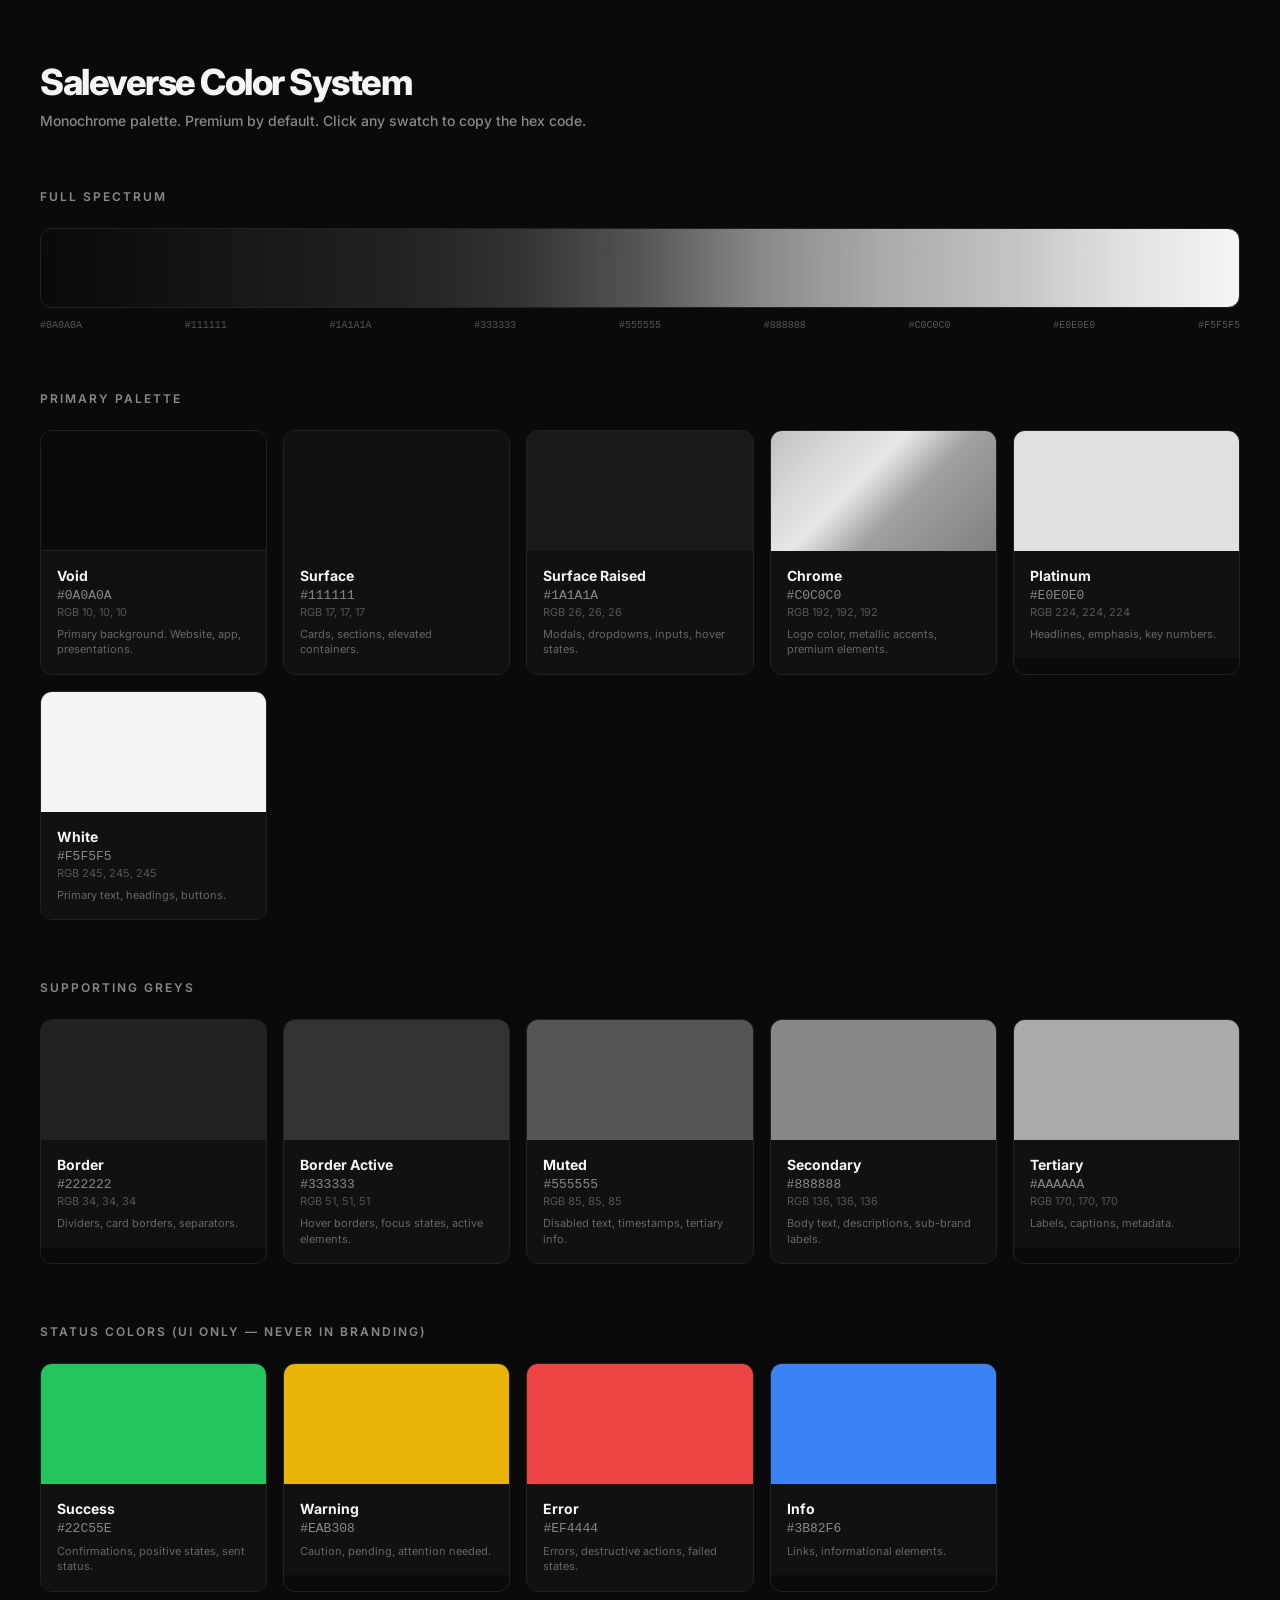
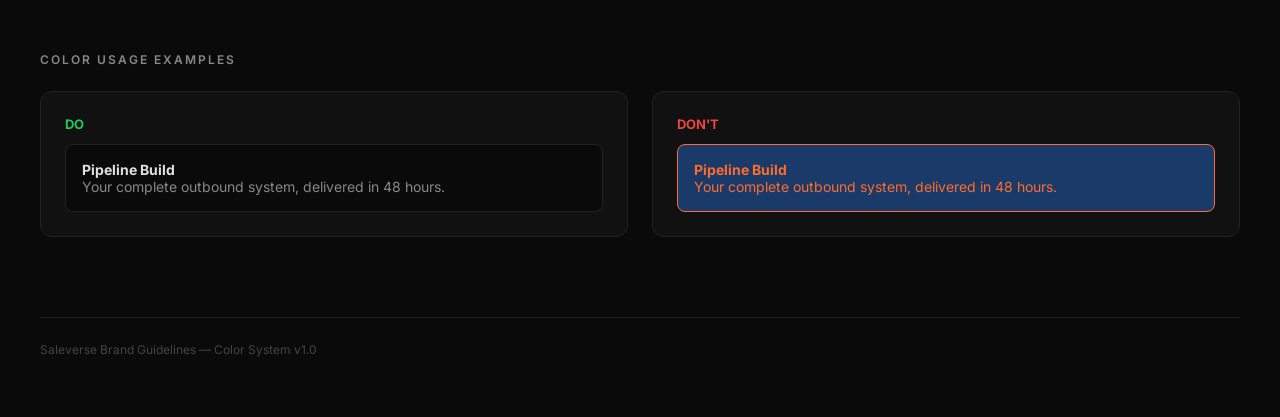
<file: brand/guidelines/Color_Palette.html>
<!DOCTYPE html>
<html lang="en">
<head>
    <meta charset="UTF-8">
    <meta name="viewport" content="width=device-width, initial-scale=1.0">
    <title>Saleverse — Color Palette</title>
    <link href="https://fonts.googleapis.com/css2?family=Inter:wght@400;500;600;700;800&display=swap" rel="stylesheet">
    <style>
        * { margin: 0; padding: 0; box-sizing: border-box; }
        body { font-family: 'Inter', sans-serif; background: #0a0a0a; color: #f5f5f5; padding: 60px 40px; }
        h1 { font-size: 36px; font-weight: 800; letter-spacing: -1.5px; margin-bottom: 8px; }
        .subtitle { color: #888; font-size: 14px; font-weight: 500; margin-bottom: 60px; }
        .section { margin-bottom: 60px; }
        .section-title { font-size: 12px; font-weight: 600; letter-spacing: 2px; text-transform: uppercase; color: #888; margin-bottom: 24px; }
        .palette { display: grid; grid-template-columns: repeat(auto-fill, minmax(200px, 1fr)); gap: 16px; }
        .swatch {
            border-radius: 12px;
            overflow: hidden;
            border: 1px solid #222;
            transition: transform 0.2s;
            cursor: pointer;
        }
        .swatch:hover { transform: translateY(-2px); }
        .swatch-color { height: 120px; position: relative; }
        .swatch-info { padding: 16px; background: #111; }
        .swatch-name { font-size: 14px; font-weight: 700; margin-bottom: 4px; }
        .swatch-hex { font-size: 13px; color: #888; font-family: 'SF Mono', 'Menlo', monospace; }
        .swatch-rgb { font-size: 11px; color: #555; margin-top: 2px; }
        .swatch-use { font-size: 11px; color: #666; margin-top: 8px; line-height: 1.4; }
        .gradient-bar {
            height: 80px;
            border-radius: 12px;
            background: linear-gradient(90deg, #0a0a0a 0%, #111 10%, #1a1a1a 20%, #222 30%, #333 40%, #555 50%, #888 60%, #aaa 70%, #c0c0c0 80%, #e0e0e0 90%, #f5f5f5 100%);
            margin-bottom: 12px;
            border: 1px solid #222;
        }
        .gradient-labels {
            display: flex;
            justify-content: space-between;
            font-size: 10px;
            color: #555;
            font-family: monospace;
        }
        .do-dont { display: grid; grid-template-columns: 1fr 1fr; gap: 24px; margin-top: 24px; }
        .do, .dont { padding: 24px; border-radius: 12px; border: 1px solid #222; }
        .do { background: #111; }
        .dont { background: #111; }
        .do h4 { color: #22c55e; font-size: 13px; margin-bottom: 12px; }
        .dont h4 { color: #ef4444; font-size: 13px; margin-bottom: 12px; }
        .example { padding: 16px; border-radius: 8px; margin-top: 8px; font-size: 14px; }
        .copied {
            position: fixed;
            bottom: 24px;
            right: 24px;
            background: #222;
            color: #f5f5f5;
            padding: 10px 20px;
            border-radius: 8px;
            font-size: 13px;
            font-weight: 600;
            opacity: 0;
            transition: opacity 0.3s;
            pointer-events: none;
        }
        .copied.show { opacity: 1; }
        footer { margin-top: 80px; padding-top: 24px; border-top: 1px solid #222; font-size: 12px; color: #444; }
    </style>
</head>
<body>

<h1>Saleverse Color System</h1>
<p class="subtitle">Monochrome palette. Premium by default. Click any swatch to copy the hex code.</p>

<!-- Full gradient -->
<div class="section">
    <div class="section-title">FULL SPECTRUM</div>
    <div class="gradient-bar"></div>
    <div class="gradient-labels">
        <span>#0A0A0A</span>
        <span>#111111</span>
        <span>#1A1A1A</span>
        <span>#333333</span>
        <span>#555555</span>
        <span>#888888</span>
        <span>#C0C0C0</span>
        <span>#E0E0E0</span>
        <span>#F5F5F5</span>
    </div>
</div>

<!-- Primary -->
<div class="section">
    <div class="section-title">PRIMARY PALETTE</div>
    <div class="palette">
        <div class="swatch" onclick="copy('#0A0A0A')">
            <div class="swatch-color" style="background: #0A0A0A; border-bottom: 1px solid #222;"></div>
            <div class="swatch-info">
                <div class="swatch-name">Void</div>
                <div class="swatch-hex">#0A0A0A</div>
                <div class="swatch-rgb">RGB 10, 10, 10</div>
                <div class="swatch-use">Primary background. Website, app, presentations.</div>
            </div>
        </div>
        <div class="swatch" onclick="copy('#111111')">
            <div class="swatch-color" style="background: #111111;"></div>
            <div class="swatch-info">
                <div class="swatch-name">Surface</div>
                <div class="swatch-hex">#111111</div>
                <div class="swatch-rgb">RGB 17, 17, 17</div>
                <div class="swatch-use">Cards, sections, elevated containers.</div>
            </div>
        </div>
        <div class="swatch" onclick="copy('#1A1A1A')">
            <div class="swatch-color" style="background: #1A1A1A;"></div>
            <div class="swatch-info">
                <div class="swatch-name">Surface Raised</div>
                <div class="swatch-hex">#1A1A1A</div>
                <div class="swatch-rgb">RGB 26, 26, 26</div>
                <div class="swatch-use">Modals, dropdowns, inputs, hover states.</div>
            </div>
        </div>
        <div class="swatch" onclick="copy('#C0C0C0')">
            <div class="swatch-color" style="background: linear-gradient(135deg, #C0C0C0 0%, #E8E8E8 40%, #A0A0A0 60%, #808080 100%);"></div>
            <div class="swatch-info">
                <div class="swatch-name">Chrome</div>
                <div class="swatch-hex">#C0C0C0</div>
                <div class="swatch-rgb">RGB 192, 192, 192</div>
                <div class="swatch-use">Logo color, metallic accents, premium elements.</div>
            </div>
        </div>
        <div class="swatch" onclick="copy('#E0E0E0')">
            <div class="swatch-color" style="background: #E0E0E0;"></div>
            <div class="swatch-info">
                <div class="swatch-name">Platinum</div>
                <div class="swatch-hex">#E0E0E0</div>
                <div class="swatch-rgb">RGB 224, 224, 224</div>
                <div class="swatch-use">Headlines, emphasis, key numbers.</div>
            </div>
        </div>
        <div class="swatch" onclick="copy('#F5F5F5')">
            <div class="swatch-color" style="background: #F5F5F5;"></div>
            <div class="swatch-info">
                <div class="swatch-name">White</div>
                <div class="swatch-hex">#F5F5F5</div>
                <div class="swatch-rgb">RGB 245, 245, 245</div>
                <div class="swatch-use">Primary text, headings, buttons.</div>
            </div>
        </div>
    </div>
</div>

<!-- Supporting Greys -->
<div class="section">
    <div class="section-title">SUPPORTING GREYS</div>
    <div class="palette">
        <div class="swatch" onclick="copy('#222222')">
            <div class="swatch-color" style="background: #222222;"></div>
            <div class="swatch-info">
                <div class="swatch-name">Border</div>
                <div class="swatch-hex">#222222</div>
                <div class="swatch-rgb">RGB 34, 34, 34</div>
                <div class="swatch-use">Dividers, card borders, separators.</div>
            </div>
        </div>
        <div class="swatch" onclick="copy('#333333')">
            <div class="swatch-color" style="background: #333333;"></div>
            <div class="swatch-info">
                <div class="swatch-name">Border Active</div>
                <div class="swatch-hex">#333333</div>
                <div class="swatch-rgb">RGB 51, 51, 51</div>
                <div class="swatch-use">Hover borders, focus states, active elements.</div>
            </div>
        </div>
        <div class="swatch" onclick="copy('#555555')">
            <div class="swatch-color" style="background: #555555;"></div>
            <div class="swatch-info">
                <div class="swatch-name">Muted</div>
                <div class="swatch-hex">#555555</div>
                <div class="swatch-rgb">RGB 85, 85, 85</div>
                <div class="swatch-use">Disabled text, timestamps, tertiary info.</div>
            </div>
        </div>
        <div class="swatch" onclick="copy('#888888')">
            <div class="swatch-color" style="background: #888888;"></div>
            <div class="swatch-info">
                <div class="swatch-name">Secondary</div>
                <div class="swatch-hex">#888888</div>
                <div class="swatch-rgb">RGB 136, 136, 136</div>
                <div class="swatch-use">Body text, descriptions, sub-brand labels.</div>
            </div>
        </div>
        <div class="swatch" onclick="copy('#AAAAAA')">
            <div class="swatch-color" style="background: #AAAAAA;"></div>
            <div class="swatch-info">
                <div class="swatch-name">Tertiary</div>
                <div class="swatch-hex">#AAAAAA</div>
                <div class="swatch-rgb">RGB 170, 170, 170</div>
                <div class="swatch-use">Labels, captions, metadata.</div>
            </div>
        </div>
    </div>
</div>

<!-- Status Colors -->
<div class="section">
    <div class="section-title">STATUS COLORS (UI ONLY — NEVER IN BRANDING)</div>
    <div class="palette">
        <div class="swatch" onclick="copy('#22C55E')">
            <div class="swatch-color" style="background: #22C55E;"></div>
            <div class="swatch-info">
                <div class="swatch-name">Success</div>
                <div class="swatch-hex">#22C55E</div>
                <div class="swatch-use">Confirmations, positive states, sent status.</div>
            </div>
        </div>
        <div class="swatch" onclick="copy('#EAB308')">
            <div class="swatch-color" style="background: #EAB308;"></div>
            <div class="swatch-info">
                <div class="swatch-name">Warning</div>
                <div class="swatch-hex">#EAB308</div>
                <div class="swatch-use">Caution, pending, attention needed.</div>
            </div>
        </div>
        <div class="swatch" onclick="copy('#EF4444')">
            <div class="swatch-color" style="background: #EF4444;"></div>
            <div class="swatch-info">
                <div class="swatch-name">Error</div>
                <div class="swatch-hex">#EF4444</div>
                <div class="swatch-use">Errors, destructive actions, failed states.</div>
            </div>
        </div>
        <div class="swatch" onclick="copy('#3B82F6')">
            <div class="swatch-color" style="background: #3B82F6;"></div>
            <div class="swatch-info">
                <div class="swatch-name">Info</div>
                <div class="swatch-hex">#3B82F6</div>
                <div class="swatch-use">Links, informational elements.</div>
            </div>
        </div>
    </div>
</div>

<!-- Do/Don't -->
<div class="section">
    <div class="section-title">COLOR USAGE EXAMPLES</div>
    <div class="do-dont">
        <div class="do">
            <h4>DO</h4>
            <div class="example" style="background: #0a0a0a; color: #f5f5f5; border: 1px solid #222;">
                <strong style="color: #e0e0e0;">Pipeline Build</strong><br>
                <span style="color: #888;">Your complete outbound system, delivered in 48 hours.</span>
            </div>
        </div>
        <div class="dont">
            <h4>DON'T</h4>
            <div class="example" style="background: #1a3a6a; color: #ff6b2b; border: 1px solid #ff6b2b;">
                <strong>Pipeline Build</strong><br>
                <span>Your complete outbound system, delivered in 48 hours.</span>
            </div>
        </div>
    </div>
</div>

<div id="copied" class="copied">Copied!</div>

<footer>Saleverse Brand Guidelines — Color System v1.0</footer>

<script>
function copy(hex) {
    navigator.clipboard.writeText(hex);
    const el = document.getElementById('copied');
    el.textContent = `Copied ${hex}`;
    el.classList.add('show');
    setTimeout(() => el.classList.remove('show'), 1500);
}
</script>

</body>
</html>
</file>
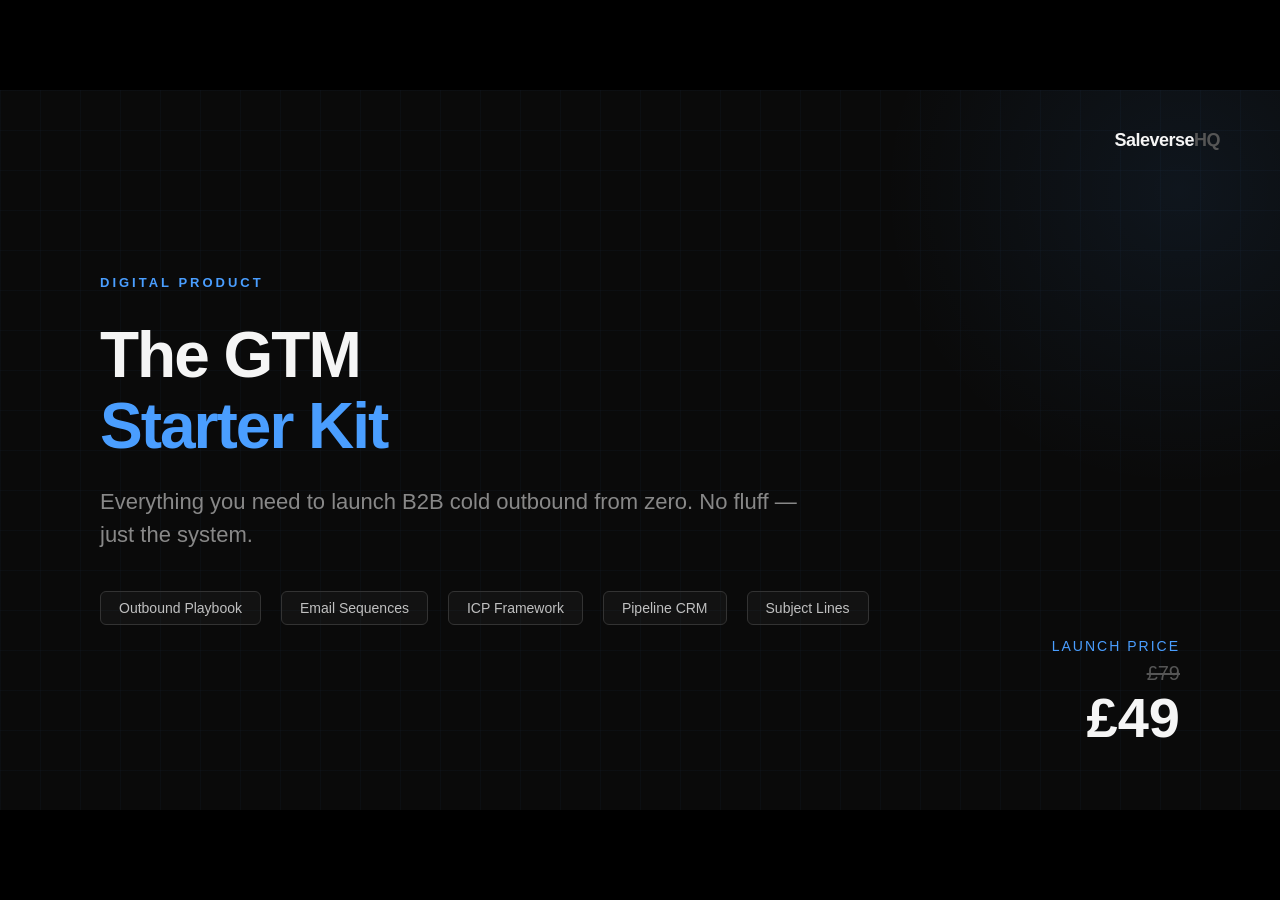
<file: brand/social/gumroad-cover-1280x720.html>
<!DOCTYPE html>
<html>
<head>
<meta charset="UTF-8">
<style>
  * { margin: 0; padding: 0; box-sizing: border-box; }
  body { background: #000; display: flex; align-items: center; justify-content: center; min-height: 100vh; }
  .cover {
    width: 1280px; height: 720px;
    background: #0A0A0A;
    position: relative;
    overflow: hidden;
    font-family: Inter, -apple-system, Helvetica, Arial, sans-serif;
    display: flex;
    flex-direction: column;
    justify-content: center;
    padding: 80px 100px;
  }
  /* Subtle grid */
  .cover::before {
    content: '';
    position: absolute;
    inset: 0;
    background-image:
      linear-gradient(rgba(74,158,255,0.03) 1px, transparent 1px),
      linear-gradient(90deg, rgba(74,158,255,0.03) 1px, transparent 1px);
    background-size: 40px 40px;
  }
  /* Glow accent */
  .cover::after {
    content: '';
    position: absolute;
    top: -200px; right: -200px;
    width: 600px; height: 600px;
    background: radial-gradient(circle, rgba(74,158,255,0.08) 0%, transparent 70%);
    border-radius: 50%;
  }
  .badge {
    display: inline-block;
    font-size: 13px;
    font-weight: 600;
    letter-spacing: 3px;
    color: #4A9EFF;
    text-transform: uppercase;
    margin-bottom: 30px;
    position: relative;
    z-index: 1;
  }
  h1 {
    font-size: 64px;
    font-weight: 800;
    color: #F5F5F5;
    line-height: 1.1;
    letter-spacing: -2px;
    margin-bottom: 24px;
    position: relative;
    z-index: 1;
  }
  h1 span { color: #4A9EFF; }
  .sub {
    font-size: 22px;
    color: #888;
    line-height: 1.5;
    max-width: 700px;
    position: relative;
    z-index: 1;
  }
  .items {
    display: flex;
    gap: 20px;
    margin-top: 40px;
    flex-wrap: wrap;
    position: relative;
    z-index: 1;
  }
  .item {
    font-size: 14px;
    font-weight: 500;
    color: #C0C0C0;
    padding: 8px 18px;
    border: 1px solid #333;
    border-radius: 6px;
    background: rgba(255,255,255,0.03);
  }
  .price-tag {
    position: absolute;
    bottom: 60px;
    right: 100px;
    text-align: right;
    z-index: 1;
  }
  .price-tag .old { font-size: 20px; color: #555; text-decoration: line-through; }
  .price-tag .now { font-size: 56px; font-weight: 800; color: #F5F5F5; }
  .price-tag .label { font-size: 14px; color: #4A9EFF; letter-spacing: 2px; text-transform: uppercase; margin-bottom: 8px; }
  .brand {
    position: absolute;
    top: 40px;
    right: 60px;
    font-size: 18px;
    font-weight: 800;
    color: #F5F5F5;
    letter-spacing: -0.5px;
    z-index: 1;
  }
  .brand span { color: #555; }
</style>
</head>
<body>
<div class="cover">
  <div class="brand">Saleverse<span>HQ</span></div>
  <div class="badge">Digital Product</div>
  <h1>The GTM<br><span>Starter Kit</span></h1>
  <p class="sub">Everything you need to launch B2B cold outbound from zero. No fluff — just the system.</p>
  <div class="items">
    <div class="item">Outbound Playbook</div>
    <div class="item">Email Sequences</div>
    <div class="item">ICP Framework</div>
    <div class="item">Pipeline CRM</div>
    <div class="item">Subject Lines</div>
  </div>
  <div class="price-tag">
    <div class="label">Launch Price</div>
    <div class="old">£79</div>
    <div class="now">£49</div>
  </div>
</div>
</body>
</html>
</file>
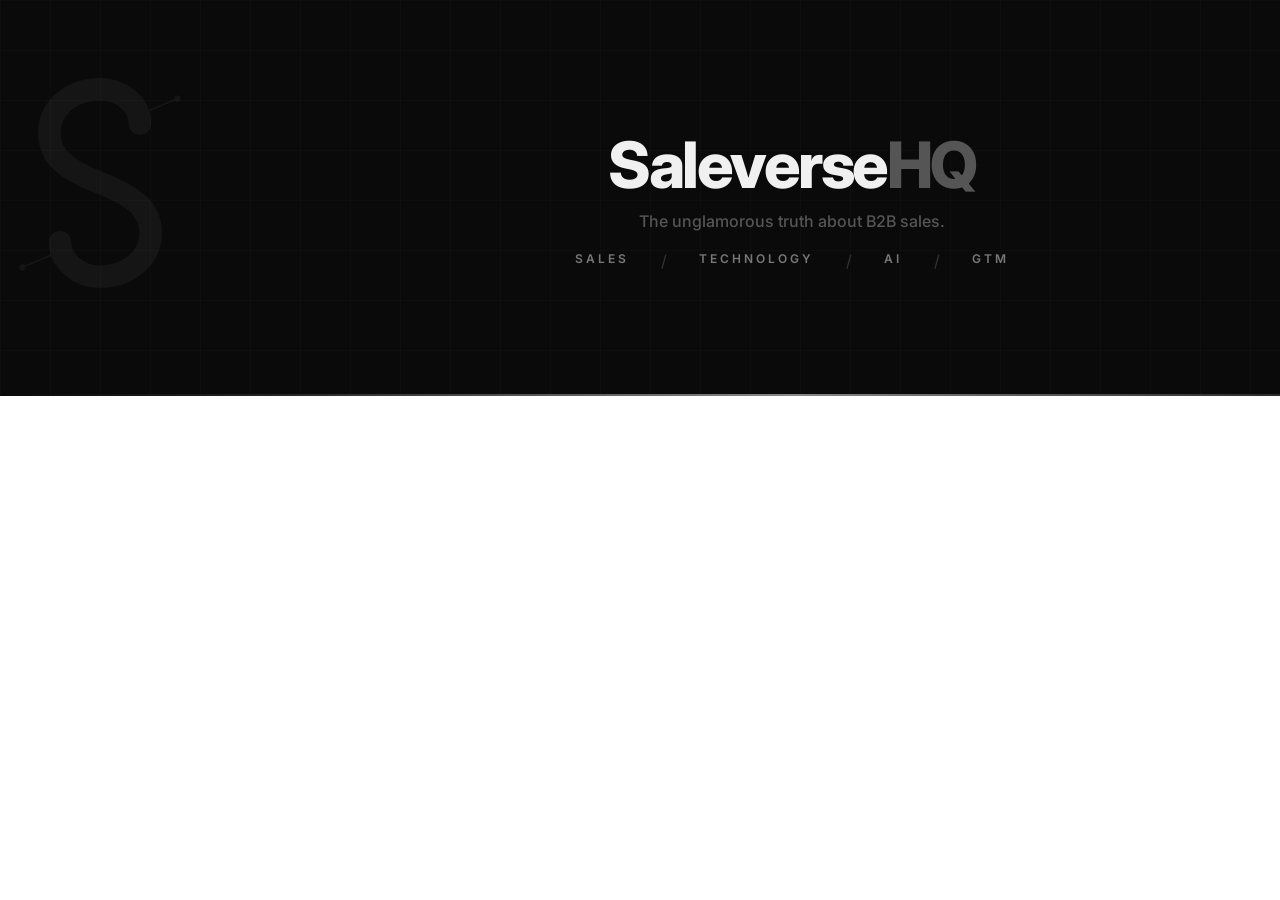
<file: brand/social/linkedin-banner-1584x396.html>
<!DOCTYPE html>
<html><head>
<meta charset="UTF-8">
<link href="https://fonts.googleapis.com/css2?family=Inter:wght@400;500;600;700;800&display=swap" rel="stylesheet">
<style>
* { margin: 0; padding: 0; box-sizing: border-box; }
body { width: 1584px; height: 396px; overflow: hidden; }
.banner {
    width: 1584px; height: 396px;
    background: #0a0a0a;
    display: flex; align-items: center; justify-content: center;
    font-family: 'Inter', sans-serif;
    position: relative; overflow: hidden;
    text-align: center;
}
.banner::before {
    content: '';
    position: absolute; top: 0; left: 0; right: 0; bottom: 0;
    background-image:
        linear-gradient(rgba(255,255,255,0.015) 1px, transparent 1px),
        linear-gradient(90deg, rgba(255,255,255,0.015) 1px, transparent 1px);
    background-size: 50px 50px;
}
.content { z-index: 1; }
.brand-name {
    font-size: 64px; font-weight: 800; letter-spacing: -2.5px;
    color: #f0f0f0;
}
.brand-name span { color: #555; }
.tagline {
    font-size: 16px; font-weight: 500; color: #555;
    margin-top: 8px;
}
.pillars {
    display: flex; gap: 32px; margin-top: 20px; justify-content: center;
}
.pillar {
    font-size: 12px; font-weight: 600; color: #777;
    letter-spacing: 3px; text-transform: uppercase;
}
.pillar-dot { color: #333; margin: 0 0; }
.line {
    position: absolute; bottom: 0; left: 0; right: 0; height: 2px;
    background: linear-gradient(90deg, transparent, #222, #555, #888, #555, #222, transparent);
}
/* Circuit S watermark - left */
.watermark-left {
    position: absolute; left: -60px; top: 50%; transform: translateY(-50%); opacity: 0.06;
}
.watermark-right {
    position: absolute; right: -60px; top: 50%; transform: translateY(-50%); opacity: 0.06;
}
</style>
</head>
<body>
<div class="banner">
    <div class="watermark-left">
        <svg width="320" height="320" viewBox="0 0 512 512" fill="none">
            <path d="M320 140 C320 110, 290 85, 256 85 C210 85, 175 115, 175 155 C175 195, 205 215, 256 235 C307 255, 337 275, 337 315 C337 355, 302 385, 256 385 C222 385, 192 360, 192 330"
                  stroke="#C0C0C0" stroke-width="36" stroke-linecap="round"/>
            <line x1="310" y1="130" x2="380" y2="100" stroke="#C0C0C0" stroke-width="3"/>
            <circle cx="380" cy="100" r="5" fill="#C0C0C0"/>
            <line x1="202" y1="340" x2="132" y2="370" stroke="#C0C0C0" stroke-width="3"/>
            <circle cx="132" cy="370" r="5" fill="#C0C0C0"/>
        </svg>
    </div>
    <div class="content">
        <div class="brand-name">Saleverse<span>HQ</span></div>
        <div class="tagline">The unglamorous truth about B2B sales.</div>
        <div class="pillars">
            <span class="pillar">Sales</span>
            <span class="pillar-dot">/</span>
            <span class="pillar">Technology</span>
            <span class="pillar-dot">/</span>
            <span class="pillar">AI</span>
            <span class="pillar-dot">/</span>
            <span class="pillar">GTM</span>
        </div>
    </div>
    <div class="watermark-right">
        <svg width="320" height="320" viewBox="0 0 512 512" fill="none" style="transform: scaleX(-1);">
            <path d="M320 140 C320 110, 290 85, 256 85 C210 85, 175 115, 175 155 C175 195, 205 215, 256 235 C307 255, 337 275, 337 315 C337 355, 302 385, 256 385 C222 385, 192 360, 192 330"
                  stroke="#C0C0C0" stroke-width="36" stroke-linecap="round"/>
            <line x1="310" y1="130" x2="380" y2="100" stroke="#C0C0C0" stroke-width="3"/>
            <circle cx="380" cy="100" r="5" fill="#C0C0C0"/>
            <line x1="202" y1="340" x2="132" y2="370" stroke="#C0C0C0" stroke-width="3"/>
            <circle cx="132" cy="370" r="5" fill="#C0C0C0"/>
        </svg>
    </div>
    <div class="line"></div>
</div>
</body></html>
</file>
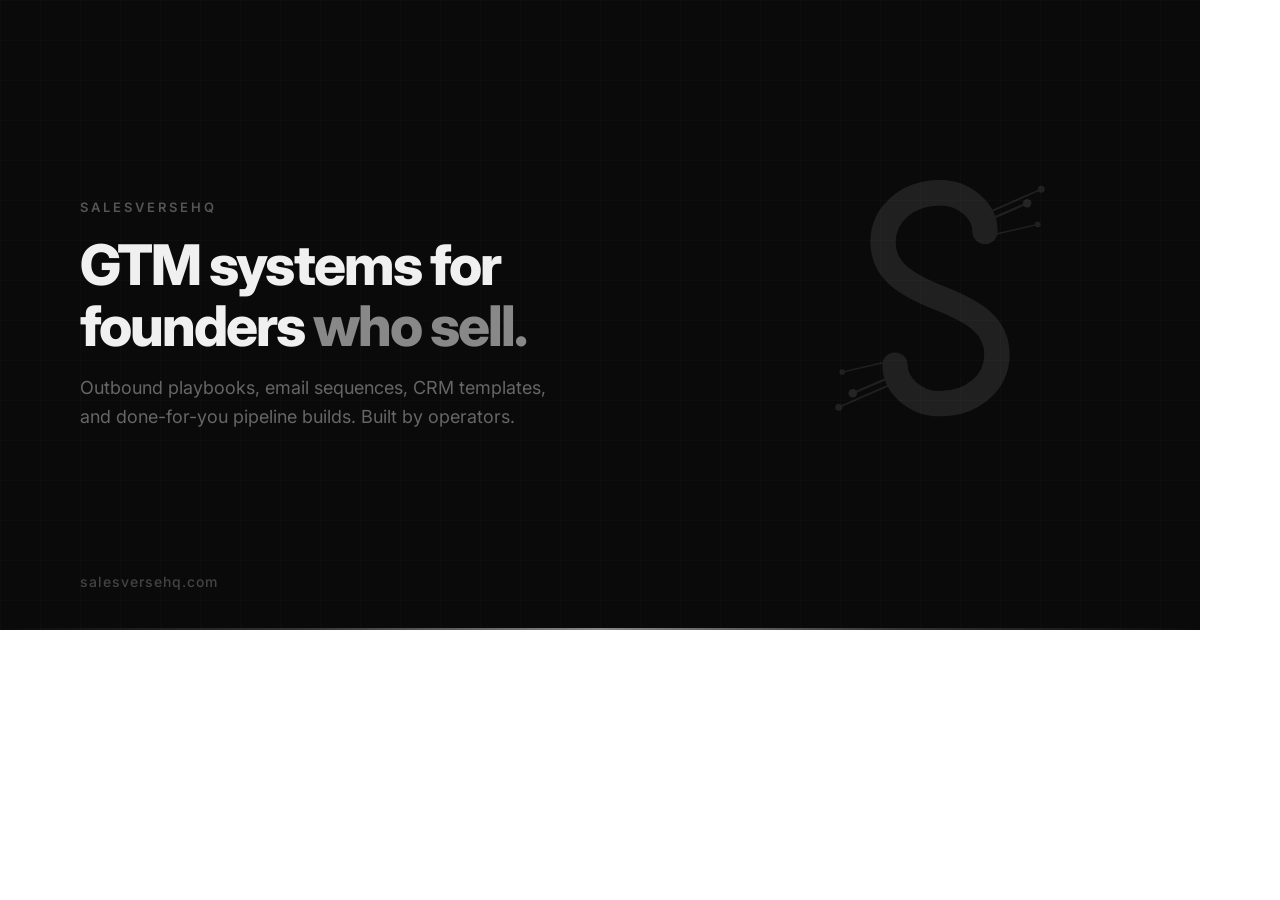
<file: brand/social/og-image-1200x630.html>
<!DOCTYPE html>
<html><head>
<meta charset="UTF-8">
<link href="https://fonts.googleapis.com/css2?family=Inter:wght@400;500;600;700;800&display=swap" rel="stylesheet">
<style>
* { margin: 0; padding: 0; box-sizing: border-box; }
body { width: 1200px; height: 630px; overflow: hidden; }
.og {
    width: 1200px; height: 630px;
    background: #0a0a0a;
    display: flex; align-items: center;
    padding: 0 80px;
    font-family: 'Inter', sans-serif;
    position: relative; overflow: hidden;
}
.og::before {
    content: '';
    position: absolute; top: 0; left: 0; right: 0; bottom: 0;
    background-image:
        linear-gradient(rgba(255,255,255,0.015) 1px, transparent 1px),
        linear-gradient(90deg, rgba(255,255,255,0.015) 1px, transparent 1px);
    background-size: 40px 40px;
}
.content { z-index: 1; flex: 1; }
.label {
    font-size: 13px; font-weight: 600; letter-spacing: 3px;
    text-transform: uppercase; color: #555; margin-bottom: 20px;
}
h1 {
    font-size: 56px; font-weight: 800; color: #f0f0f0;
    letter-spacing: -2px; line-height: 1.1; margin-bottom: 16px;
}
h1 em { font-style: normal; color: #888; }
.desc {
    font-size: 18px; color: #666; line-height: 1.6;
    max-width: 500px;
}
.url {
    position: absolute; bottom: 40px; left: 80px;
    font-size: 14px; color: #444; font-weight: 500;
    letter-spacing: 1px;
}
.icon-area {
    z-index: 1; opacity: 0.12;
    margin-left: 40px;
}
.line {
    position: absolute; bottom: 0; left: 0; right: 0; height: 2px;
    background: linear-gradient(90deg, transparent, #333, #888, #333, transparent);
}
</style>
</head>
<body>
<div class="og">
    <div class="content">
        <div class="label">SALESVERSEHQ</div>
        <h1>GTM systems for founders <em>who sell.</em></h1>
        <p class="desc">Outbound playbooks, email sequences, CRM templates, and done-for-you pipeline builds. Built by operators.</p>
    </div>
    <div class="icon-area">
        <svg viewBox="0 0 512 512" fill="none" width="360" height="360">
            <path d="M320 140 C320 110, 290 85, 256 85 C210 85, 175 115, 175 155 C175 195, 205 215, 256 235 C307 255, 337 275, 337 315 C337 355, 302 385, 256 385 C222 385, 192 360, 192 330"
                  stroke="#C0C0C0" stroke-width="36" stroke-linecap="round"/>
            <line x1="310" y1="130" x2="380" y2="100" stroke="#C0C0C0" stroke-width="3"/>
            <circle cx="380" cy="100" r="6" fill="#E0E0E0"/>
            <line x1="320" y1="115" x2="400" y2="80" stroke="#C0C0C0" stroke-width="2.5"/>
            <circle cx="400" cy="80" r="5" fill="#C0C0C0"/>
            <line x1="330" y1="145" x2="395" y2="130" stroke="#C0C0C0" stroke-width="2"/>
            <circle cx="395" cy="130" r="4" fill="#C0C0C0"/>
            <line x1="202" y1="340" x2="132" y2="370" stroke="#C0C0C0" stroke-width="3"/>
            <circle cx="132" cy="370" r="6" fill="#E0E0E0"/>
            <line x1="192" y1="355" x2="112" y2="390" stroke="#C0C0C0" stroke-width="2.5"/>
            <circle cx="112" cy="390" r="5" fill="#C0C0C0"/>
            <line x1="182" y1="325" x2="117" y2="340" stroke="#C0C0C0" stroke-width="2"/>
            <circle cx="117" cy="340" r="4" fill="#C0C0C0"/>
        </svg>
    </div>
    <div class="url">salesversehq.com</div>
    <div class="line"></div>
</div>
</body></html>
</file>
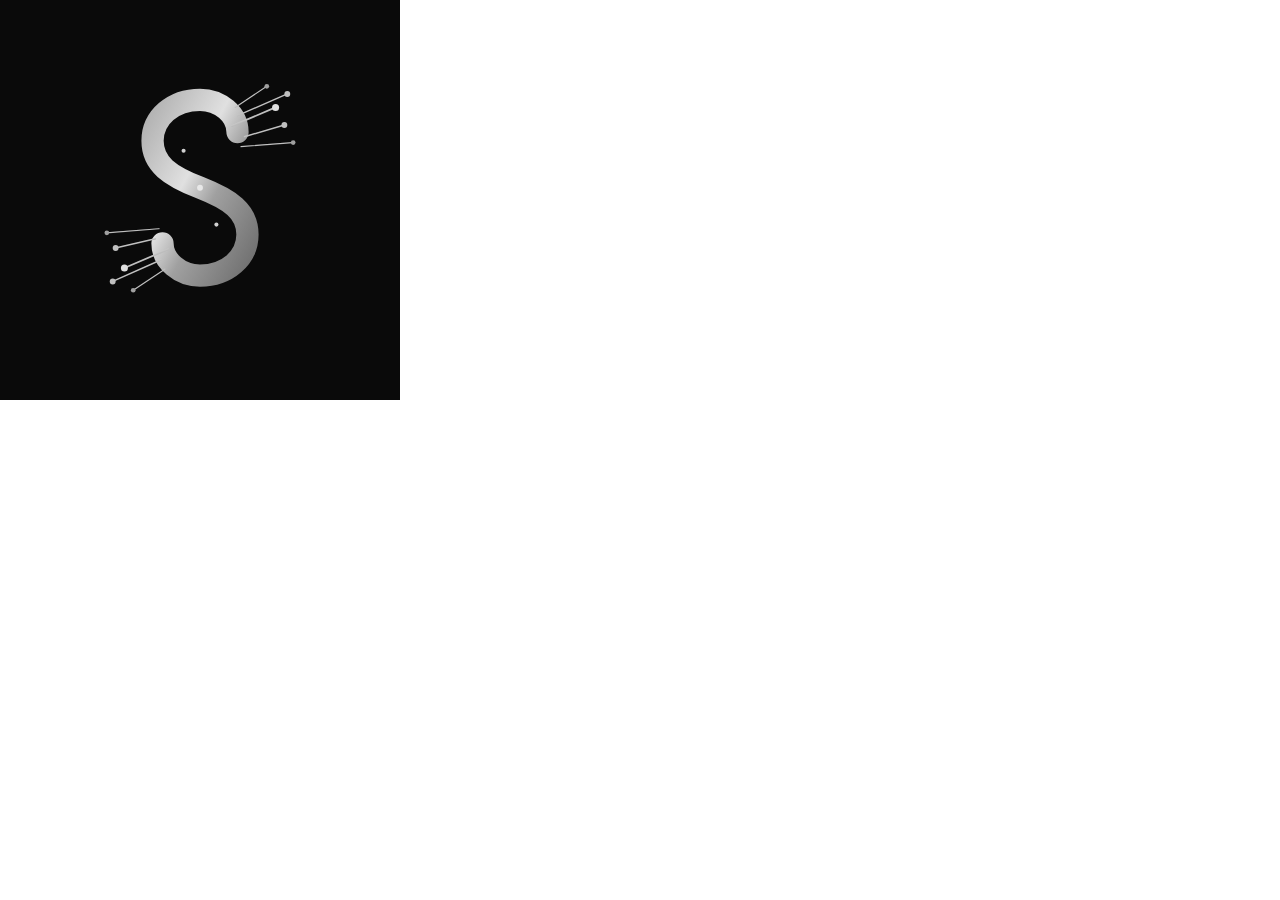
<file: brand/social/profile-pic-400x400.html>
<!DOCTYPE html>
<html><head>
<meta charset="UTF-8">
<style>
* { margin: 0; padding: 0; box-sizing: border-box; }
body { width: 400px; height: 400px; overflow: hidden; }
.pic {
    width: 400px; height: 400px;
    background: #0a0a0a;
    display: flex; align-items: center; justify-content: center;
    position: relative; overflow: hidden;
}
</style>
</head>
<body>
<div class="pic">
    <svg viewBox="0 0 512 512" fill="none" xmlns="http://www.w3.org/2000/svg" width="300" height="300">
        <defs>
            <linearGradient id="m" x1="0%" y1="0%" x2="100%" y2="100%">
                <stop offset="0%" style="stop-color:#B0B0B0"/>
                <stop offset="40%" style="stop-color:#E0E0E0"/>
                <stop offset="60%" style="stop-color:#A0A0A0"/>
                <stop offset="100%" style="stop-color:#707070"/>
            </linearGradient>
        </defs>
        <path d="M320 140 C320 110, 290 85, 256 85 C210 85, 175 115, 175 155 C175 195, 205 215, 256 235 C307 255, 337 275, 337 315 C337 355, 302 385, 256 385 C222 385, 192 360, 192 330"
              stroke="url(#m)" stroke-width="38" stroke-linecap="round"/>
        <!-- Top right traces -->
        <line x1="310" y1="130" x2="385" y2="98" stroke="url(#m)" stroke-width="3" stroke-linecap="round"/>
        <circle cx="385" cy="98" r="6" fill="#E0E0E0"/>
        <line x1="320" y1="112" x2="405" y2="75" stroke="url(#m)" stroke-width="2.5" stroke-linecap="round"/>
        <circle cx="405" cy="75" r="5" fill="#C0C0C0"/>
        <line x1="332" y1="148" x2="400" y2="128" stroke="url(#m)" stroke-width="2.5" stroke-linecap="round"/>
        <circle cx="400" cy="128" r="5" fill="#C0C0C0"/>
        <line x1="326" y1="165" x2="415" y2="158" stroke="url(#m)" stroke-width="2" stroke-linecap="round"/>
        <circle cx="415" cy="158" r="4" fill="#A0A0A0"/>
        <line x1="316" y1="98" x2="370" y2="62" stroke="url(#m)" stroke-width="2" stroke-linecap="round"/>
        <circle cx="370" cy="62" r="4" fill="#A0A0A0"/>
        <!-- Bottom left traces -->
        <line x1="202" y1="340" x2="127" y2="372" stroke="url(#m)" stroke-width="3" stroke-linecap="round"/>
        <circle cx="127" cy="372" r="6" fill="#E0E0E0"/>
        <line x1="190" y1="358" x2="107" y2="395" stroke="url(#m)" stroke-width="2.5" stroke-linecap="round"/>
        <circle cx="107" cy="395" r="5" fill="#C0C0C0"/>
        <line x1="180" y1="322" x2="112" y2="338" stroke="url(#m)" stroke-width="2.5" stroke-linecap="round"/>
        <circle cx="112" cy="338" r="5" fill="#C0C0C0"/>
        <line x1="186" y1="305" x2="97" y2="312" stroke="url(#m)" stroke-width="2" stroke-linecap="round"/>
        <circle cx="97" cy="312" r="4" fill="#A0A0A0"/>
        <line x1="196" y1="374" x2="142" y2="410" stroke="url(#m)" stroke-width="2" stroke-linecap="round"/>
        <circle cx="142" cy="410" r="4" fill="#A0A0A0"/>
        <!-- Node accents on S -->
        <circle cx="256" cy="235" r="5" fill="#E8E8E8"/>
        <circle cx="228" cy="172" r="3.5" fill="#D0D0D0"/>
        <circle cx="284" cy="298" r="3.5" fill="#D0D0D0"/>
    </svg>
</div>
</body></html>
</file>
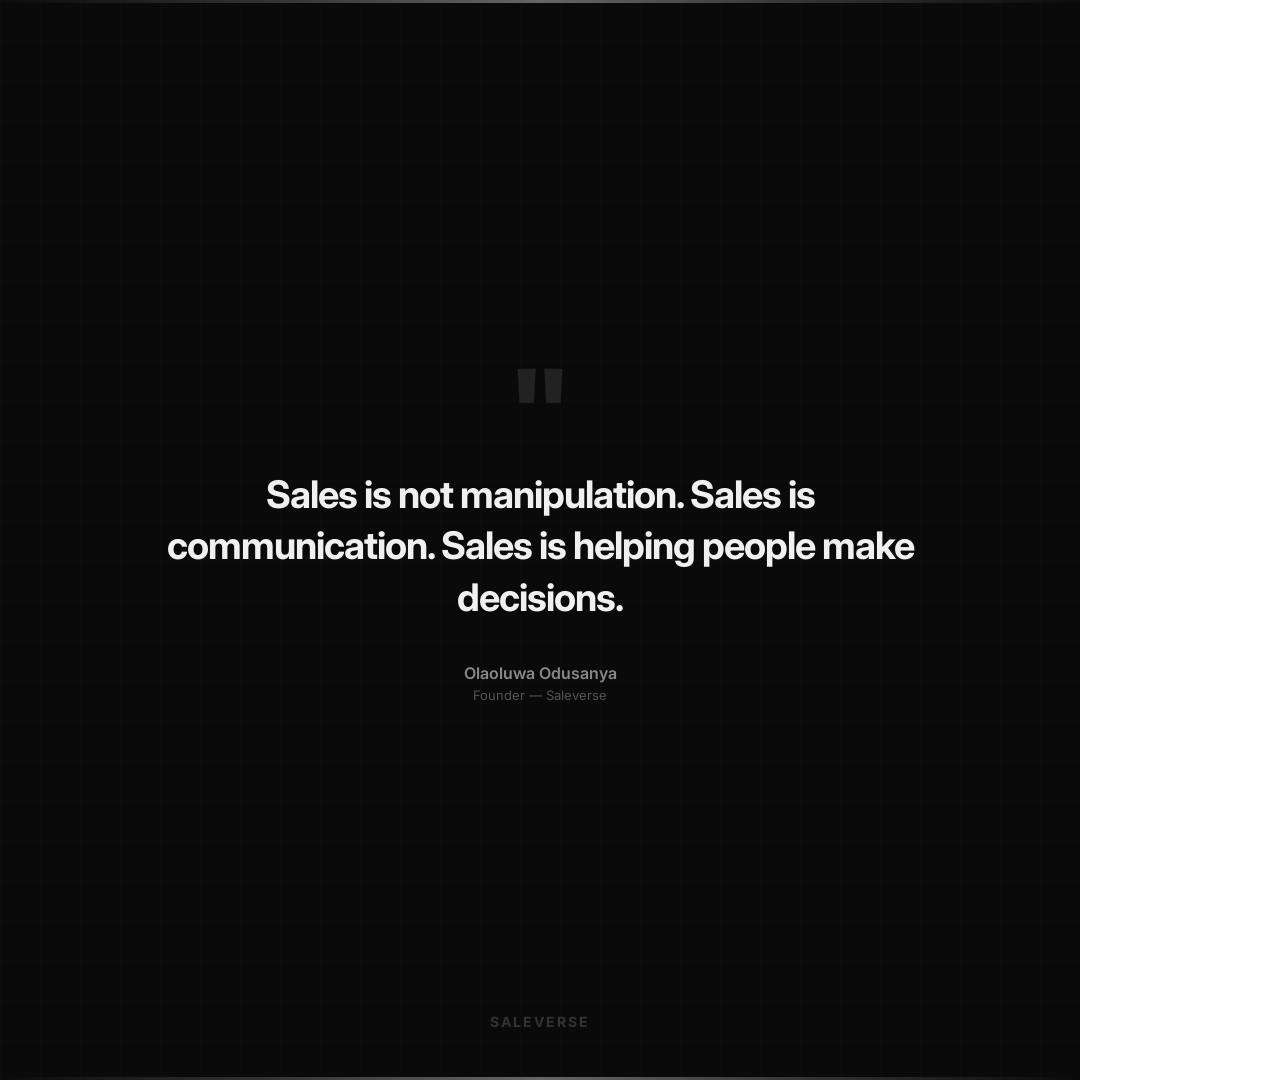
<file: brand/social/quote-card-1080x1080.html>
<!DOCTYPE html>
<html><head>
<meta charset="UTF-8">
<link href="https://fonts.googleapis.com/css2?family=Inter:wght@400;500;600;700;800&display=swap" rel="stylesheet">
<style>
* { margin: 0; padding: 0; box-sizing: border-box; }
body { width: 1080px; height: 1080px; overflow: hidden; }
.card {
    width: 1080px; height: 1080px;
    background: #0a0a0a;
    display: flex; flex-direction: column;
    justify-content: center; align-items: center;
    padding: 100px;
    font-family: 'Inter', sans-serif;
    position: relative; overflow: hidden;
    text-align: center;
}
.card::before {
    content: '';
    position: absolute; top: 0; left: 0; right: 0; bottom: 0;
    background-image:
        linear-gradient(rgba(255,255,255,0.01) 1px, transparent 1px),
        linear-gradient(90deg, rgba(255,255,255,0.01) 1px, transparent 1px);
    background-size: 40px 40px;
}
.quote-mark {
    font-size: 120px; font-weight: 800; color: #222;
    line-height: 0.6; margin-bottom: 20px; z-index: 1;
}
.quote {
    font-size: 38px; font-weight: 700; color: #f0f0f0;
    line-height: 1.35; letter-spacing: -1px;
    max-width: 800px; z-index: 1;
}
.author {
    margin-top: 40px; z-index: 1;
}
.author-name {
    font-size: 16px; font-weight: 600; color: #888;
}
.author-title {
    font-size: 13px; color: #555; margin-top: 4px;
}
.brand {
    position: absolute; bottom: 50px;
    font-size: 14px; font-weight: 700; color: #333;
    letter-spacing: 2px;
}
.line-top {
    position: absolute; top: 0; left: 0; right: 0; height: 3px;
    background: linear-gradient(90deg, transparent, #333, #666, #333, transparent);
}
.line-bottom {
    position: absolute; bottom: 0; left: 0; right: 0; height: 3px;
    background: linear-gradient(90deg, transparent, #333, #666, #333, transparent);
}
</style>
</head>
<body>
<div class="card">
    <div class="line-top"></div>
    <div class="quote-mark">"</div>
    <div class="quote">Sales is not manipulation. Sales is communication. Sales is helping people make decisions.</div>
    <div class="author">
        <div class="author-name">Olaoluwa Odusanya</div>
        <div class="author-title">Founder — Saleverse</div>
    </div>
    <div class="brand">SALEVERSE</div>
    <div class="line-bottom"></div>
</div>
</body></html>
</file>
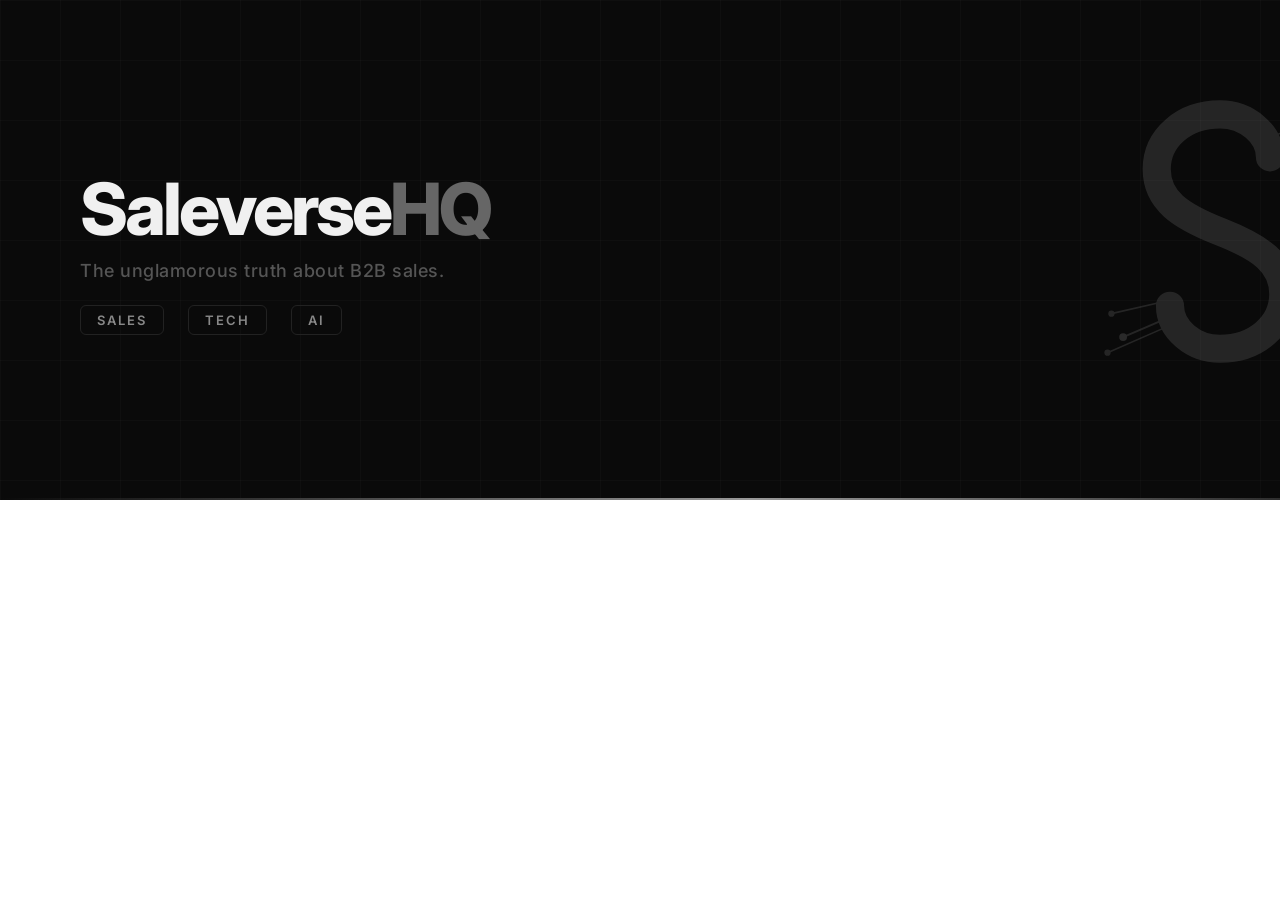
<file: brand/social/x-banner-1500x500.html>
<!DOCTYPE html>
<html><head>
<meta charset="UTF-8">
<link href="https://fonts.googleapis.com/css2?family=Inter:wght@400;500;600;700;800&display=swap" rel="stylesheet">
<style>
* { margin: 0; padding: 0; box-sizing: border-box; }
body { width: 1500px; height: 500px; overflow: hidden; }
.banner {
    width: 1500px; height: 500px;
    background: #0a0a0a;
    display: flex; align-items: center; justify-content: space-between;
    padding: 0 80px;
    font-family: 'Inter', sans-serif;
    position: relative;
    overflow: hidden;
}
/* Subtle grid pattern */
.banner::before {
    content: '';
    position: absolute;
    top: 0; left: 0; right: 0; bottom: 0;
    background-image:
        linear-gradient(rgba(255,255,255,0.02) 1px, transparent 1px),
        linear-gradient(90deg, rgba(255,255,255,0.02) 1px, transparent 1px);
    background-size: 60px 60px;
}
.left { z-index: 1; }
.brand-name {
    font-size: 72px; font-weight: 800; letter-spacing: -3px;
    color: #f0f0f0;
}
.brand-name span { color: #666; }
.tagline {
    font-size: 18px; font-weight: 500; color: #555;
    margin-top: 8px; letter-spacing: 0.5px;
}
.pillars {
    display: flex; gap: 24px; margin-top: 24px;
}
.pillar {
    font-size: 13px; font-weight: 600; color: #888;
    letter-spacing: 2px; text-transform: uppercase;
    padding: 6px 16px;
    border: 1px solid #222;
    border-radius: 6px;
}
/* Circuit S mark - right side */
.right { z-index: 1; opacity: 0.15; }
.right svg { width: 400px; height: 400px; }
/* Gradient line */
.line {
    position: absolute; bottom: 0; left: 0; right: 0; height: 2px;
    background: linear-gradient(90deg, transparent, #333, #666, #999, #666, #333, transparent);
}
</style>
</head>
<body>
<div class="banner">
    <div class="left">
        <div class="brand-name">Saleverse<span>HQ</span></div>
        <div class="tagline">The unglamorous truth about B2B sales.</div>
        <div class="pillars">
            <div class="pillar">Sales</div>
            <div class="pillar">Tech</div>
            <div class="pillar">AI</div>
        </div>
    </div>
    <div class="right">
        <svg viewBox="0 0 512 512" fill="none" xmlns="http://www.w3.org/2000/svg">
            <path d="M320 140 C320 110, 290 85, 256 85 C210 85, 175 115, 175 155 C175 195, 205 215, 256 235 C307 255, 337 275, 337 315 C337 355, 302 385, 256 385 C222 385, 192 360, 192 330"
                  stroke="#C0C0C0" stroke-width="36" stroke-linecap="round"/>
            <line x1="310" y1="130" x2="380" y2="100" stroke="#C0C0C0" stroke-width="2.5" stroke-linecap="round"/>
            <circle cx="380" cy="100" r="5" fill="#E0E0E0"/>
            <line x1="320" y1="115" x2="400" y2="80" stroke="#C0C0C0" stroke-width="2" stroke-linecap="round"/>
            <circle cx="400" cy="80" r="4" fill="#C0C0C0"/>
            <line x1="330" y1="145" x2="395" y2="130" stroke="#C0C0C0" stroke-width="2"/>
            <circle cx="395" cy="130" r="4" fill="#C0C0C0"/>
            <line x1="202" y1="340" x2="132" y2="370" stroke="#C0C0C0" stroke-width="2.5" stroke-linecap="round"/>
            <circle cx="132" cy="370" r="5" fill="#E0E0E0"/>
            <line x1="192" y1="355" x2="112" y2="390" stroke="#C0C0C0" stroke-width="2"/>
            <circle cx="112" cy="390" r="4" fill="#C0C0C0"/>
            <line x1="182" y1="325" x2="117" y2="340" stroke="#C0C0C0" stroke-width="2"/>
            <circle cx="117" cy="340" r="4" fill="#C0C0C0"/>
        </svg>
    </div>
    <div class="line"></div>
</div>
</body></html>
</file>
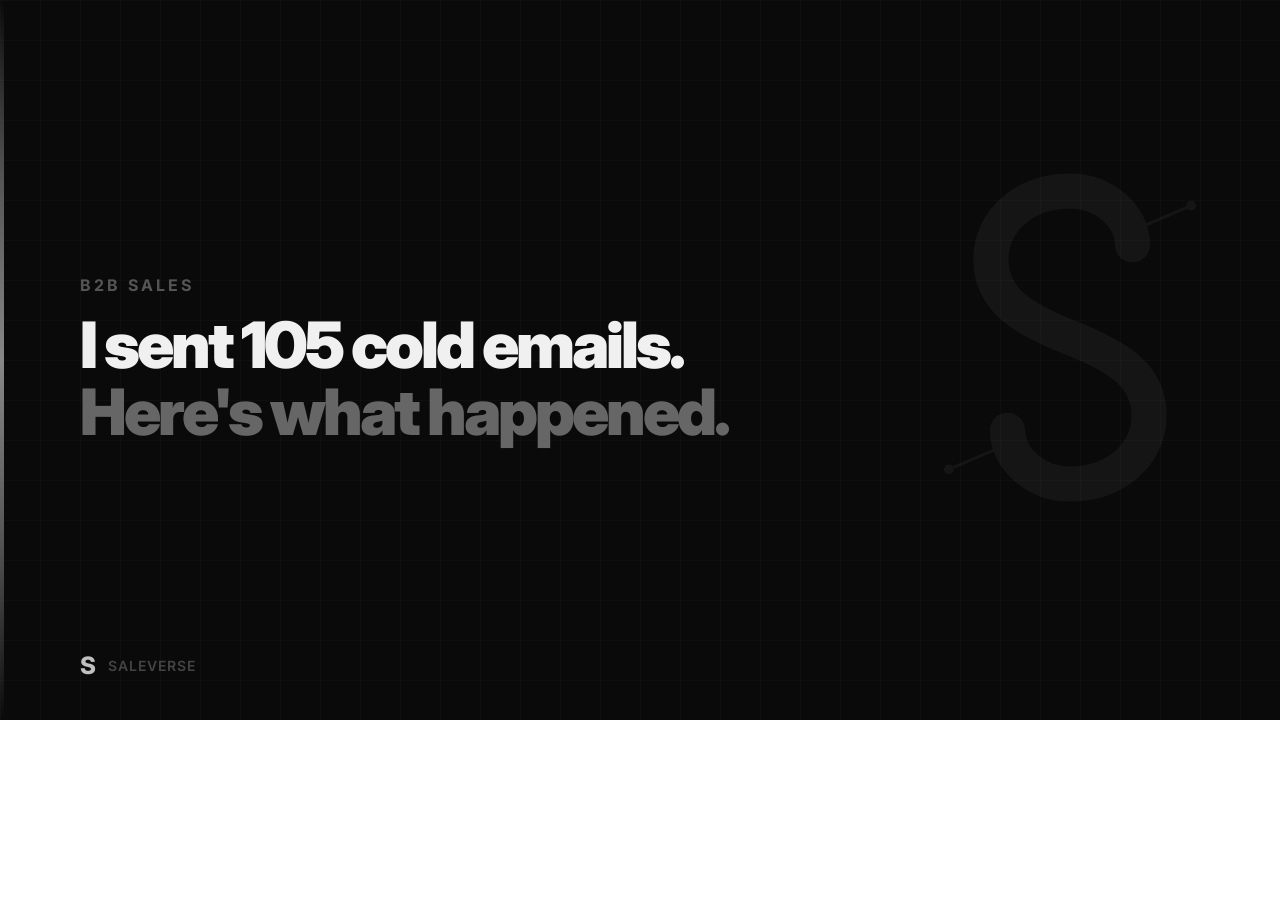
<file: brand/social/youtube-thumbnail-1280x720.html>
<!DOCTYPE html>
<html><head>
<meta charset="UTF-8">
<link href="https://fonts.googleapis.com/css2?family=Inter:wght@400;500;600;700;800;900&display=swap" rel="stylesheet">
<style>
* { margin: 0; padding: 0; box-sizing: border-box; }
body { width: 1280px; height: 720px; overflow: hidden; }
.thumb {
    width: 1280px; height: 720px;
    background: #0a0a0a;
    display: flex; align-items: center;
    padding: 60px 80px;
    font-family: 'Inter', sans-serif;
    position: relative; overflow: hidden;
}
.thumb::before {
    content: '';
    position: absolute; top: 0; left: 0; right: 0; bottom: 0;
    background-image:
        linear-gradient(rgba(255,255,255,0.02) 1px, transparent 1px),
        linear-gradient(90deg, rgba(255,255,255,0.02) 1px, transparent 1px);
    background-size: 40px 40px;
}
.content { z-index: 1; flex: 1; }
.topic-label {
    font-size: 16px; font-weight: 700; color: #555;
    letter-spacing: 3px; text-transform: uppercase;
    margin-bottom: 16px;
}
h1 {
    font-size: 64px; font-weight: 900; color: #f0f0f0;
    letter-spacing: -3px; line-height: 1.05;
    max-width: 700px;
}
h1 em {
    font-style: normal; color: #666;
}
.brand-footer {
    position: absolute; bottom: 40px; left: 80px;
    display: flex; align-items: center; gap: 12px;
}
.brand-footer .s-mark {
    font-size: 24px; font-weight: 800; color: #C0C0C0;
}
.brand-footer .brand-text {
    font-size: 14px; font-weight: 600; color: #444;
    letter-spacing: 1px;
}
.icon-bg {
    position: absolute; right: -40px; top: 50%; transform: translateY(-50%);
    opacity: 0.06; z-index: 0;
}
.accent-line {
    position: absolute; left: 0; top: 0; bottom: 0; width: 4px;
    background: linear-gradient(180deg, transparent, #555, #888, #555, transparent);
}
</style>
</head>
<body>
<div class="thumb">
    <div class="accent-line"></div>
    <div class="content">
        <div class="topic-label">B2B SALES</div>
        <h1>I sent 105 cold emails. <em>Here's what happened.</em></h1>
    </div>
    <div class="icon-bg">
        <svg viewBox="0 0 512 512" fill="none" width="500" height="500">
            <path d="M320 140 C320 110, 290 85, 256 85 C210 85, 175 115, 175 155 C175 195, 205 215, 256 235 C307 255, 337 275, 337 315 C337 355, 302 385, 256 385 C222 385, 192 360, 192 330"
                  stroke="#C0C0C0" stroke-width="36" stroke-linecap="round"/>
            <line x1="310" y1="130" x2="380" y2="100" stroke="#C0C0C0" stroke-width="3"/>
            <circle cx="380" cy="100" r="5" fill="#C0C0C0"/>
            <line x1="202" y1="340" x2="132" y2="370" stroke="#C0C0C0" stroke-width="3"/>
            <circle cx="132" cy="370" r="5" fill="#C0C0C0"/>
        </svg>
    </div>
    <div class="brand-footer">
        <span class="s-mark">S</span>
        <span class="brand-text">SALEVERSE</span>
    </div>
</div>
</body></html>
</file>
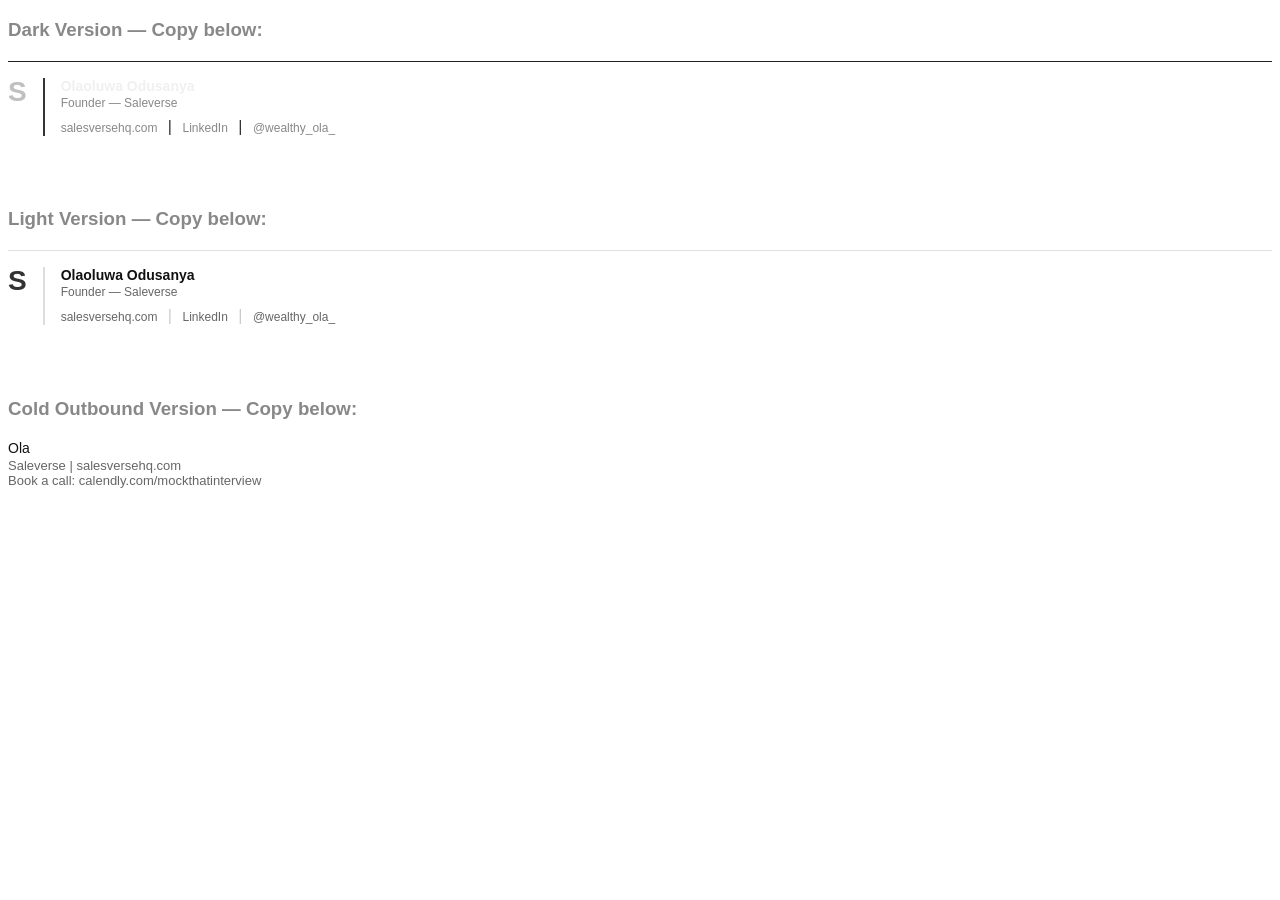
<file: brand/templates/email-signature.html>
<!DOCTYPE html>
<html><head><meta charset="UTF-8"></head>
<body>
<!--
  SALEVERSE EMAIL SIGNATURE
  Copy everything inside the signature div.
  Paste into Gmail: Settings > Signature > paste.
  Works in Gmail, Outlook, Apple Mail.
-->

<!-- DARK VERSION (for email clients that support dark mode) -->
<h3 style="font-family: Inter, Arial, sans-serif; color: #888; margin-bottom: 20px;">Dark Version — Copy below:</h3>

<div style="font-family: Inter, -apple-system, Arial, sans-serif; margin-top: 16px; padding-top: 16px; border-top: 1px solid #222;">
    <table cellpadding="0" cellspacing="0" style="font-family: Inter, -apple-system, Arial, sans-serif;">
        <tr>
            <td style="padding-right: 16px; vertical-align: top; border-right: 2px solid #333;">
                <div style="font-size: 28px; font-weight: 800; color: #C0C0C0; font-family: Inter, Arial, sans-serif; line-height: 1;">S</div>
            </td>
            <td style="padding-left: 16px; vertical-align: top;">
                <div style="font-size: 14px; font-weight: 700; color: #F0F0F0; font-family: Inter, Arial, sans-serif;">Olaoluwa Odusanya</div>
                <div style="font-size: 12px; color: #888888; font-family: Inter, Arial, sans-serif; margin-top: 2px;">Founder — Saleverse</div>
                <div style="margin-top: 8px;">
                    <a href="https://salesversehq.com" style="font-size: 12px; color: #888888; text-decoration: none; font-family: Inter, Arial, sans-serif;">salesversehq.com</a>
                    <span style="color: #333; margin: 0 6px;">|</span>
                    <a href="https://linkedin.com/in/olaoluwa-odusanya" style="font-size: 12px; color: #888888; text-decoration: none; font-family: Inter, Arial, sans-serif;">LinkedIn</a>
                    <span style="color: #333; margin: 0 6px;">|</span>
                    <a href="https://x.com/wealthy_ola_" style="font-size: 12px; color: #888888; text-decoration: none; font-family: Inter, Arial, sans-serif;">@wealthy_ola_</a>
                </div>
            </td>
        </tr>
    </table>
</div>

<br><br><br>

<!-- LIGHT VERSION (for standard email clients) -->
<h3 style="font-family: Inter, Arial, sans-serif; color: #888; margin-bottom: 20px;">Light Version — Copy below:</h3>

<div style="font-family: Inter, -apple-system, Arial, sans-serif; margin-top: 16px; padding-top: 16px; border-top: 1px solid #e0e0e0;">
    <table cellpadding="0" cellspacing="0" style="font-family: Inter, -apple-system, Arial, sans-serif;">
        <tr>
            <td style="padding-right: 16px; vertical-align: top; border-right: 2px solid #ddd;">
                <div style="font-size: 28px; font-weight: 800; color: #333; font-family: Inter, Arial, sans-serif; line-height: 1;">S</div>
            </td>
            <td style="padding-left: 16px; vertical-align: top;">
                <div style="font-size: 14px; font-weight: 700; color: #111111; font-family: Inter, Arial, sans-serif;">Olaoluwa Odusanya</div>
                <div style="font-size: 12px; color: #666666; font-family: Inter, Arial, sans-serif; margin-top: 2px;">Founder — Saleverse</div>
                <div style="margin-top: 8px;">
                    <a href="https://salesversehq.com" style="font-size: 12px; color: #666666; text-decoration: none; font-family: Inter, Arial, sans-serif;">salesversehq.com</a>
                    <span style="color: #ccc; margin: 0 6px;">|</span>
                    <a href="https://linkedin.com/in/olaoluwa-odusanya" style="font-size: 12px; color: #666666; text-decoration: none; font-family: Inter, Arial, sans-serif;">LinkedIn</a>
                    <span style="color: #ccc; margin: 0 6px;">|</span>
                    <a href="https://x.com/wealthy_ola_" style="font-size: 12px; color: #666666; text-decoration: none; font-family: Inter, Arial, sans-serif;">@wealthy_ola_</a>
                </div>
            </td>
        </tr>
    </table>
</div>

<br><br><br>

<!-- COLD OUTBOUND VERSION (minimal — no social links) -->
<h3 style="font-family: Inter, Arial, sans-serif; color: #888; margin-bottom: 20px;">Cold Outbound Version — Copy below:</h3>

<div style="font-family: Inter, -apple-system, Arial, sans-serif; margin-top: 8px;">
    <div style="font-size: 14px; color: #111;">Ola</div>
    <div style="font-size: 13px; color: #666; margin-top: 2px;">Saleverse | salesversehq.com</div>
    <div style="font-size: 13px; color: #666;">Book a call: calendly.com/mockthatinterview</div>
</div>

</body></html>
</file>
